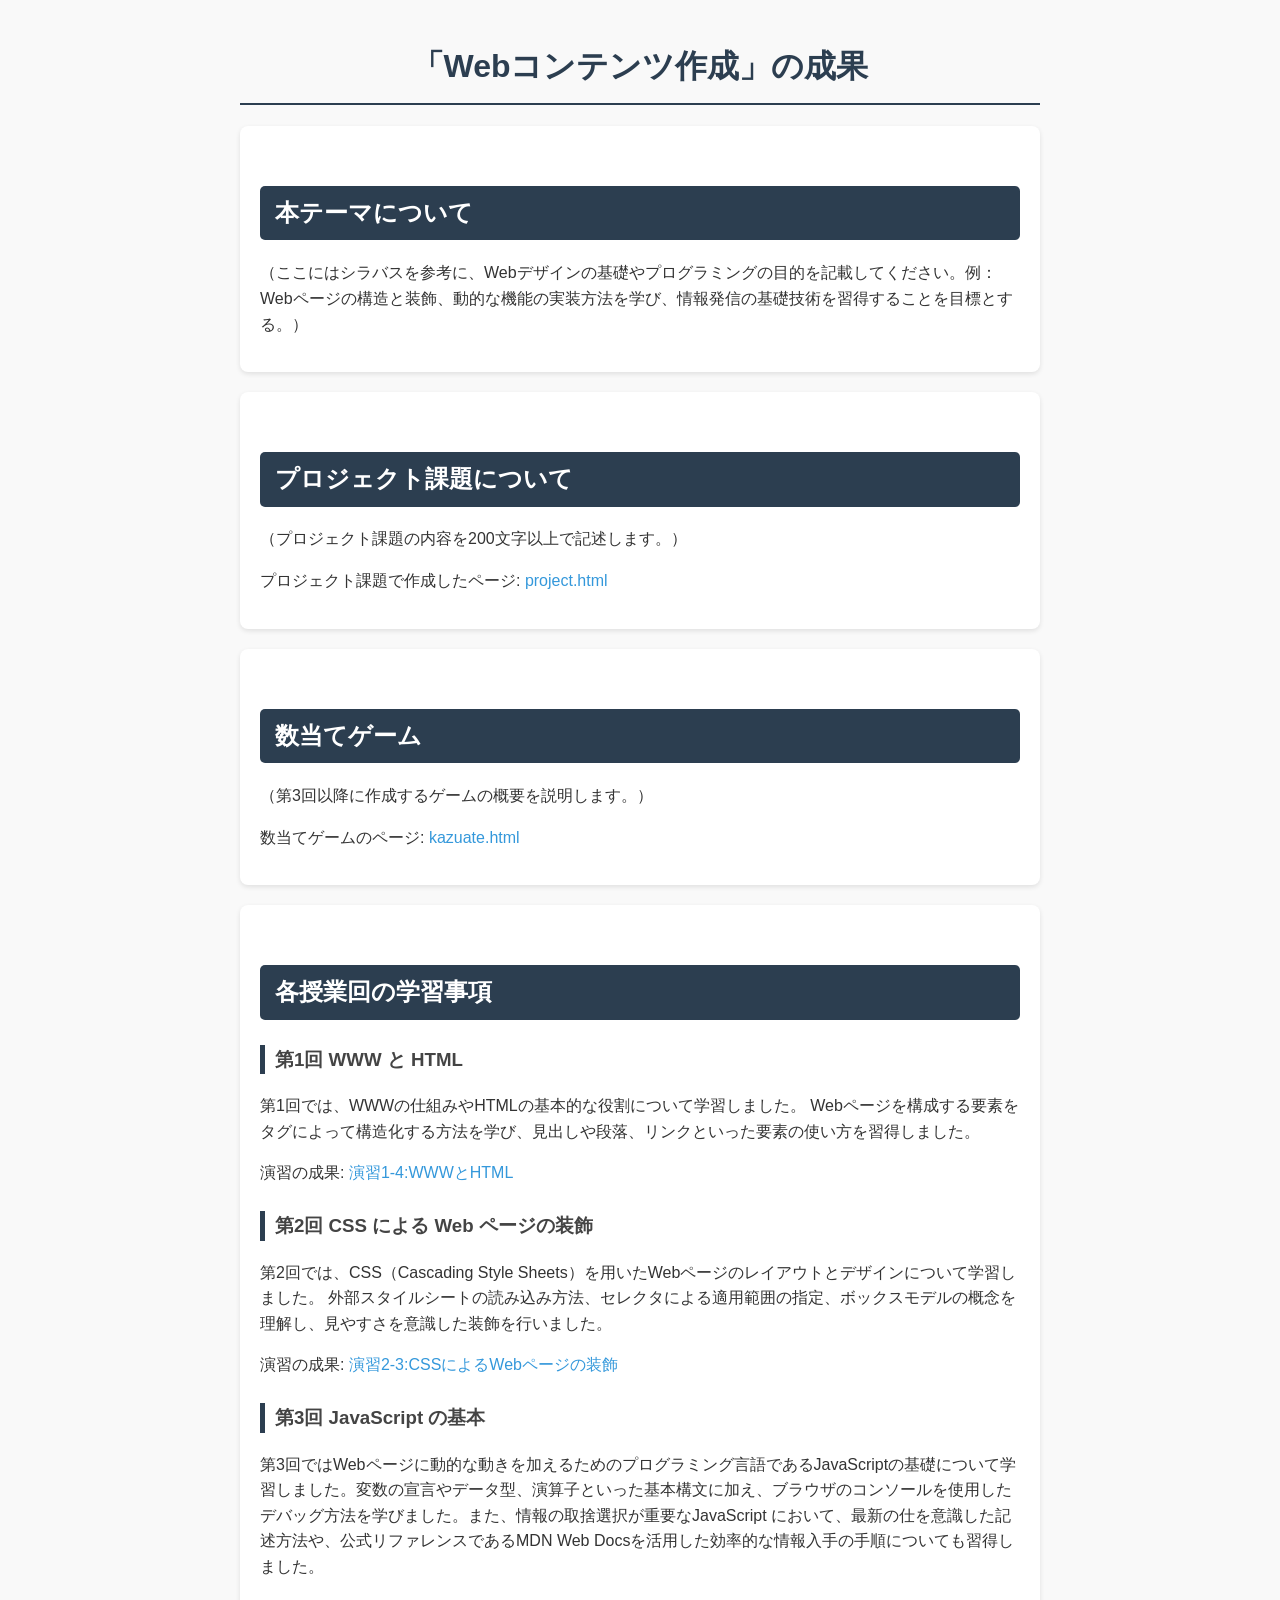
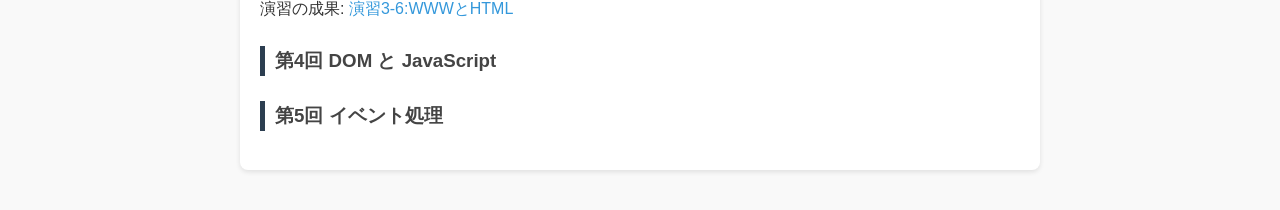
<file: index.html>
<!DOCTYPE html>
<html lang="ja">
<head>
    <meta charset="UTF-8">
    <title>Webコンテンツ作成の成果</title>
    <link rel="stylesheet" href="style.css">
</head>
<body>

    <h1>「Webコンテンツ作成」の成果</h1>

    <section>
        <h2>本テーマについて</h2>
        <p>
            （ここにはシラバスを参考に、Webデザインの基礎やプログラミングの目的を記載してください。例：Webページの構造と装飾、動的な機能の実装方法を学び、情報発信の基礎技術を習得することを目標とする。）
        </p>
    </section>

    <section>
        <h2>プロジェクト課題について</h2>
        <p>（プロジェクト課題の内容を200文字以上で記述します。）</p>
        <p>プロジェクト課題で作成したページ: <a href="project.html">project.html</a></p>
    </section>

    <section>
        <h2>数当てゲーム</h2>
        <p>（第3回以降に作成するゲームの概要を説明します。）</p>
        <p>数当てゲームのページ: <a href="kazuate.html">kazuate.html</a></p>
    </section>

    <section>
        <h2>各授業回の学習事項</h2>

        <h3>第1回 WWW と HTML</h3>
        <p>
            第1回では、WWWの仕組みやHTMLの基本的な役割について学習しました。
            Webページを構成する要素をタグによって構造化する方法を学び、見出しや段落、リンクといった要素の使い方を習得しました。
        </p>
        <p>演習の成果: <a href="practice-html/elements.html">演習1-4:WWWとHTML</a></p>
        
        <h3>第2回 CSS による Web ページの装飾</h3>
        <p>
            第2回では、CSS（Cascading Style Sheets）を用いたWebページのレイアウトとデザインについて学習しました。
            外部スタイルシートの読み込み方法、セレクタによる適用範囲の指定、ボックスモデルの概念を理解し、見やすさを意識した装飾を行いました。
        </p>
        <p>演習の成果: <a href="practice-css/browser-intro.html">演習2-3:CSSによるWebページの装飾</a></p>

        <h3>第3回 JavaScript の基本</h3>
        <p>
            第3回ではWebページに動的な動きを加えるためのプログラミング言語であるJavaScriptの基礎について学習しました。変数の宣言やデータ型、演算子といった基本構文に加え、ブラウザのコンソールを使用したデバッグ方法を学びました。また、情報の取捨選択が重要なJavaScript において、最新の仕を意識した記述方法や、公式リファレンスであるMDN Web Docsを活用した効率的な情報入手の手順についても習得しました。
        </p>
        <p>演習の成果: <a href="practice-js/obj-practice.html">演習3-6:WWWとHTML</a></p>
        
        
        <h3>第4回 DOM と JavaScript</h3>
        <h3>第5回 イベント処理</h3>
    </section>

</body>
</html>
</file>
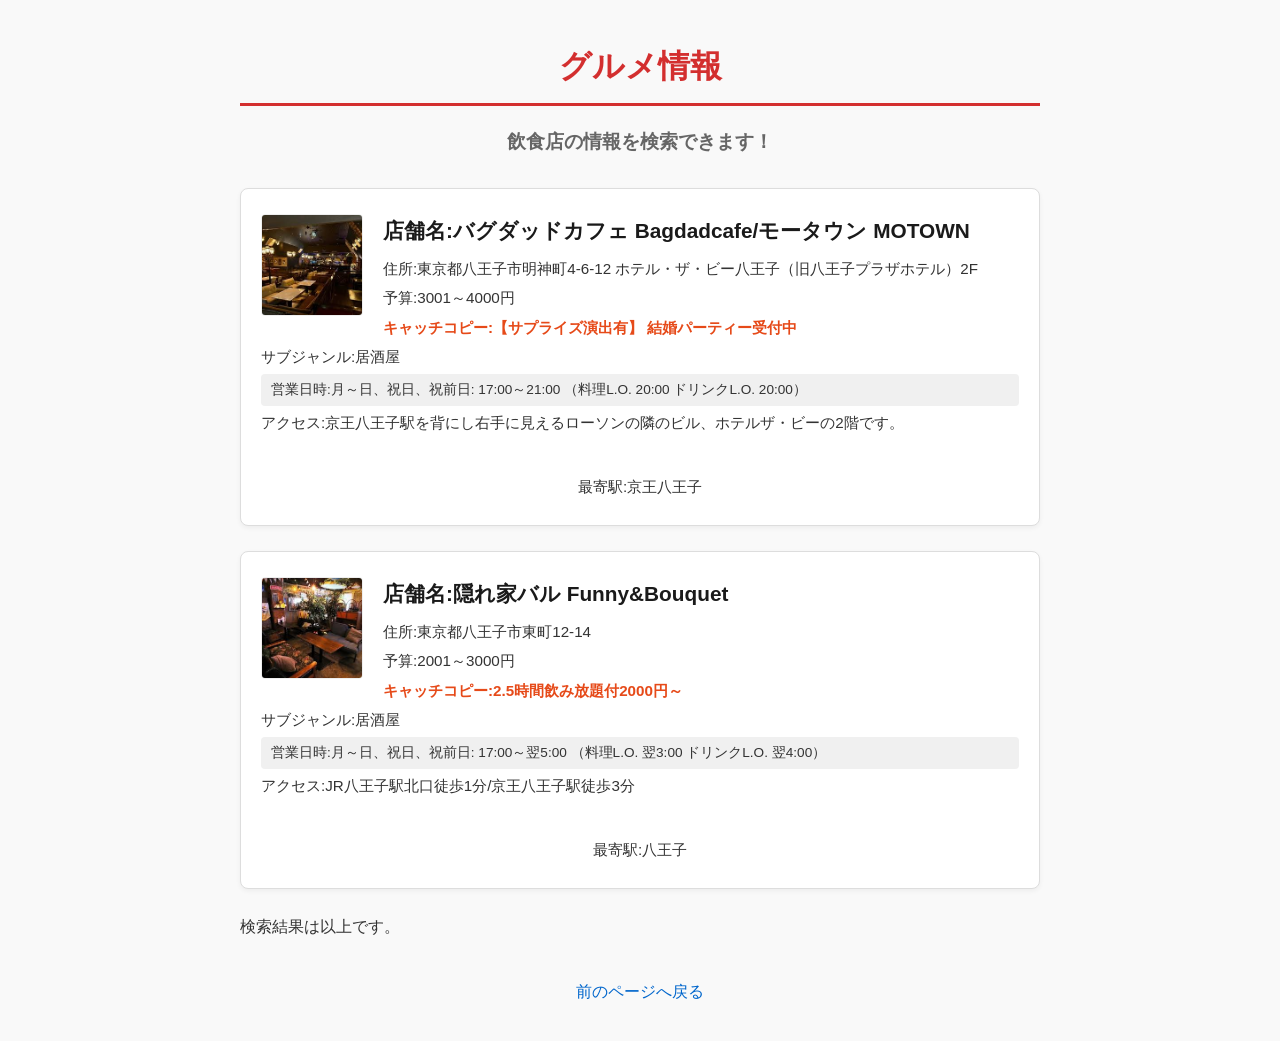
<file: project.html>
<!DOCTYPE html>
<html lang="ja">
<head>
    <meta charset="UTF-8">
    <title>プロジェクト課題：グルメ情報</title>
    <link rel="stylesheet" href="project.css">
    <script src="gourmet.js" defer></script>
</head>
<body>

    <h1>グルメ情報</h1>
    <h2>飲食店の情報を検索できます！</h2>

    <div>
        <p>
            <img src="[data-uri]" alt="店舗写真1" width="100">
            <strong>店舗名:バグダッドカフェ Bagdadcafe/モータウン MOTOWN</strong>
        </p>
        <p>住所:東京都八王子市明神町4-6-12 ホテル・ザ・ビー八王子（旧八王子プラザホテル）2F</p>
        <p>予算:3001～4000円</p>
        <p>キャッチコピー:【サプライズ演出有】 結婚パーティー受付中</p>
        <p>サブジャンル:居酒屋</p>
        <p>営業日時:月～日、祝日、祝前日: 17:00～21:00 （料理L.O. 20:00 ドリンクL.O. 20:00）</p>
        <p>アクセス:京王八王子駅を背にし右手に見えるローソンの隣のビル、ホテルザ・ビーの2階です。</p>
        <p>最寄駅:京王八王子</p>
    </div>

    <div>
        <p>
            <img src="[data-uri]" alt="店舗写真2" width="100">
            <strong>店舗名:隠れ家バル Funny&Bouquet</strong>
        </p>
        <p>住所:東京都八王子市東町12-14</p>
        <p>予算:2001～3000円</p>
        <p>キャッチコピー:2.5時間飲み放題付2000円～ </p>
        <p>サブジャンル:居酒屋</p>
        <p>営業日時:月～日、祝日、祝前日: 17:00～翌5:00 （料理L.O. 翌3:00 ドリンクL.O. 翌4:00）</p>
        <p>アクセス:JR八王子駅北口徒歩1分/京王八王子駅徒歩3分</p>
        <p>最寄駅:八王子</p>
    </div>

    <p>検索結果は以上です。</p>

    <p><a href="index.html">前のページへ戻る</a></p>

</body>
</html>
</file>
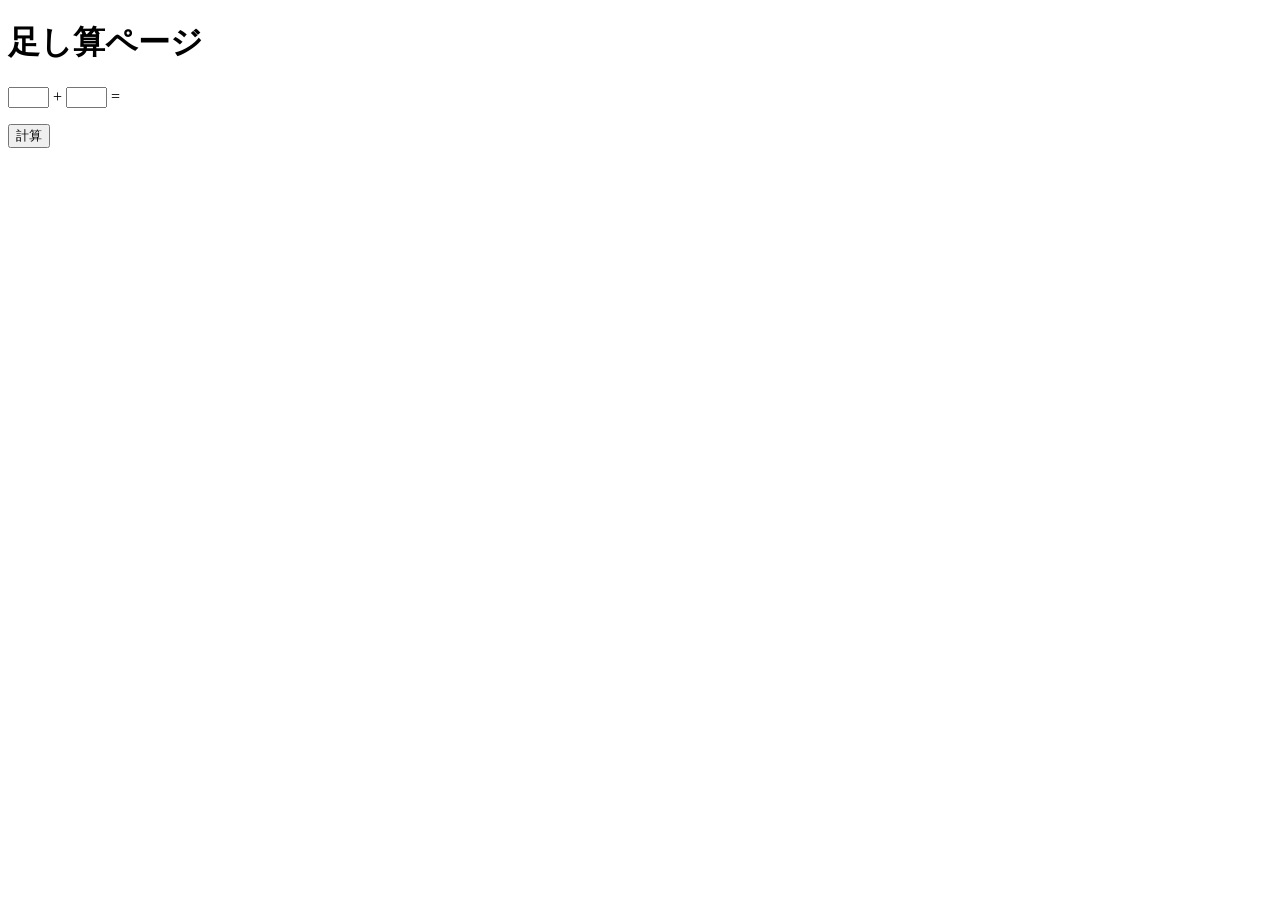
<file: practice-eventdom/tashizan.html>
<!DOCTYPE html>
<html>
  <head>
    <title>足し算ページ</title>
	<script src = "tashizan.js" defer></script>
  </head>

  <body>
    <h1>足し算ページ</h1>
	<p>
	<input type="text" name="left" id="left" size="3">
	+
	<input type="text" name="right" id="right" size="3">
	=
	<span id="answer">
		
	</span>
	</p>
	<button id="calc">計算</button>
  </body>
</html>
</file>
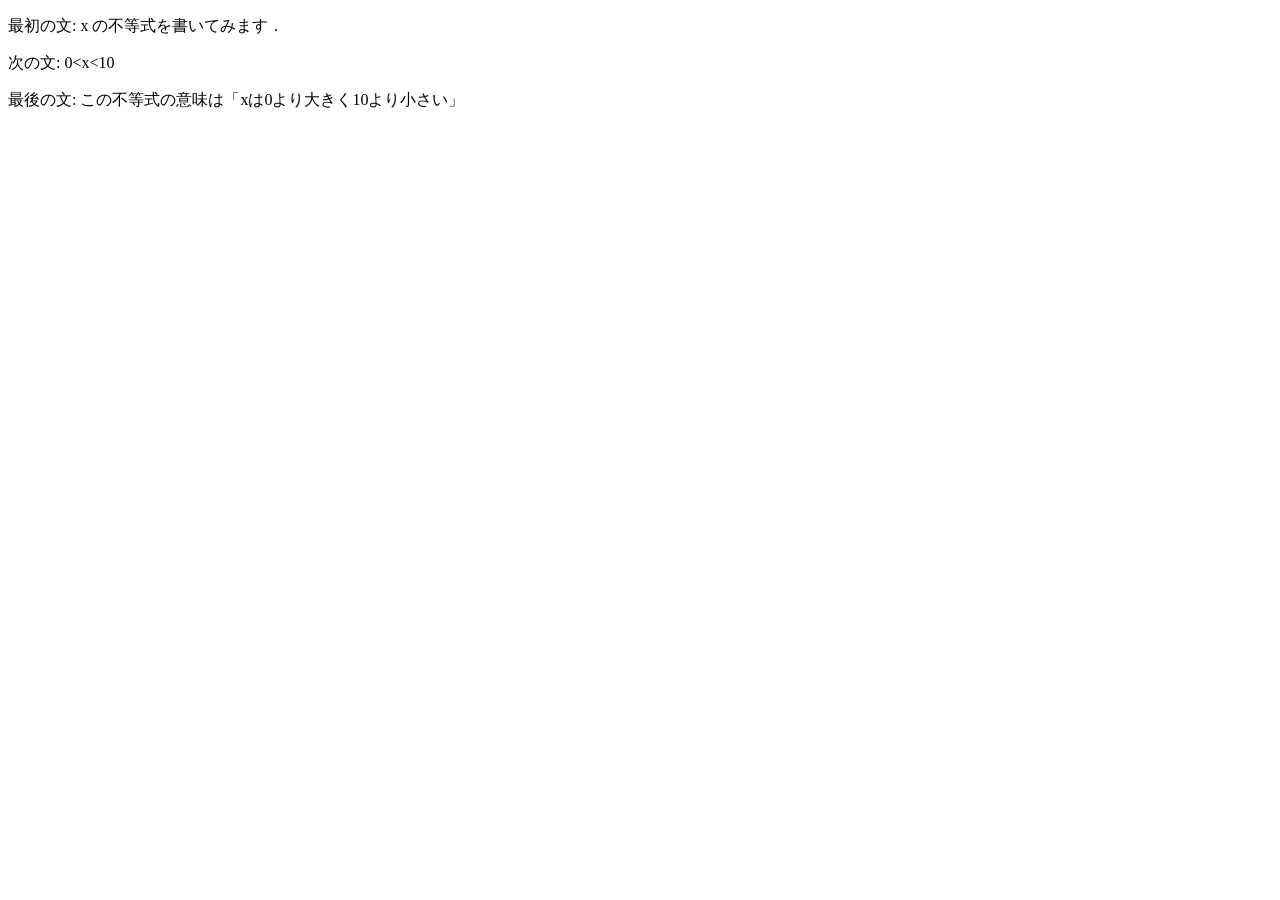
<file: practice-html/structure.html>
<!DOCTYPE html>
<html lang="ja">
<head>
    <meta charset="UTF-8">
    <title>演習1-3</title>
</head>
<body>

    <p>最初の文: x の不等式を書いてみます．</p>
    <p>次の文: 0&lt;x&lt;10</p>
    <p>最後の文: この不等式の意味は「xは0より大きく10より小さい」</p>

    </body>
</html>
<!--<p>これは不要な文章です．</p>-->
</file>
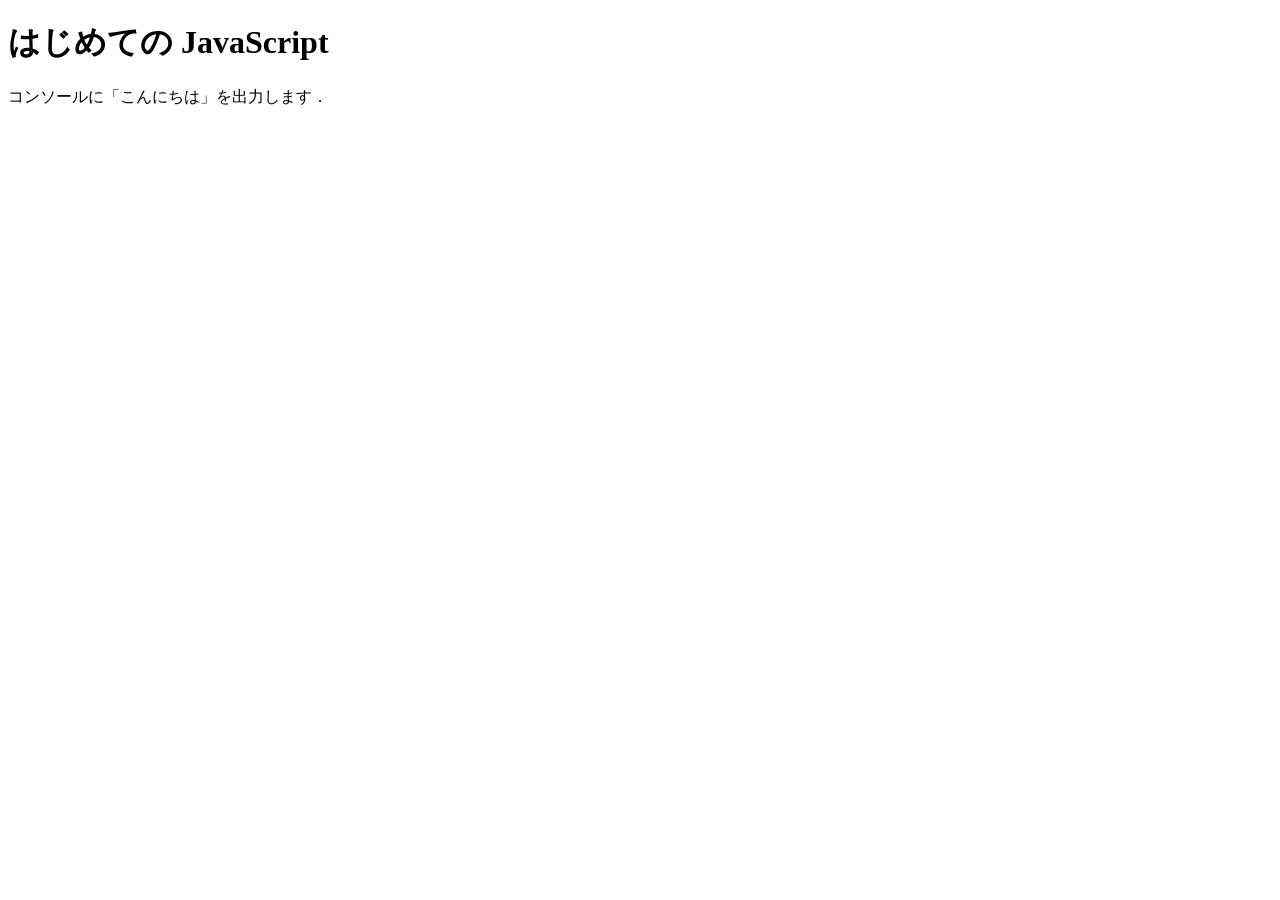
<file: practice-js/jsintro.html>
<!DOCTYPE html>
<html>
  <head>
    <meta charset="utf-8">
    <title>はじめての JavaScript</title>
    <script src="hello.js" defer></script>
  </head>
  <body>
    <h1>はじめての JavaScript</h1>

    <p>コンソールに「こんにちは」を出力します．</p>
  </body>
  
</html>
</file>
<file: style.css>
body {
    font-family: "Helvetica Neue", Arial, "Hiragino Kaku Gothic ProN", "Hiragino Sans", Meiryo, sans-serif;
    line-height: 1.6;
    color: #333;
    max-width: 800px;
    margin: 0 auto;
    padding: 20px;
    background-color: #f9f9f9;
}
h1 {
    text-align: center;
    color: #2c3e50;
    border-bottom: 2px solid #2c3e50;
    padding-bottom: 10px;
}

h2 {
    background-color: #2c3e50;
    color: #fff;
    padding: 8px 15px;
    border-radius: 5px;
    margin-top: 40px;
}

h3 {
    border-left: 5px solid #2c3e50;
    padding-left: 10px;
    margin-top: 25px;
    color: #444;
}
p {
    margin-bottom: 15px;
}
a {
    color: #3498db;
    text-decoration: none;
}

a:hover {
    text-decoration: underline;
    color: #2980b9;
}
section {
    background-color: #fff;
    padding: 20px;
    margin-bottom: 20px;
    border-radius: 8px;
    box-shadow: 0 2px 5px rgba(0,0,0,0.1);
}
</file>
<file: project.css>
body {
    font-family: "Helvetica Neue", Arial, "Hiragino Kaku Gothic ProN", "Hiragino Sans", Meiryo, sans-serif;
    line-height: 1.6;
    color: #333;
    max-width: 800px;
    margin: 0 auto;
    padding: 20px;
    background-color: #f9f9f9;
}
h1 {
    color: #d32f2f;
    border-bottom: 3px solid #d32f2f;
    padding-bottom: 10px;
    text-align: center;
}
h2 {
    font-size: 1.2rem;
    color: #666;
    text-align: center;
    margin-bottom: 30px;
}
div {
    background-color: #ffffff;
    border: 1px solid #ddd;
    border-radius: 8px;
    padding: 20px;
    margin-bottom: 25px;
    box-shadow: 0 2px 5px rgba(0,0,0,0.05);
    overflow: hidden;
}
div img {
    float: left;
    margin-right: 20px;
    margin-bottom: 10px;
    border-radius: 4px;
    border: 1px solid #eee;
}
div strong {
    display: block;
    font-size: 1.3rem;
    color: #1a1a1a;
    margin-bottom: 10px;
}
div p {
    margin: 5px 0;
    font-size: 0.95rem;
}

div p:nth-of-type(4) {
    color: #e64a19;
    font-weight: bold;
}
div p:nth-of-type(6) {
    background-color: #f0f0f0;
    padding: 5px 10px;
    font-size: 0.85rem;
    border-radius: 4px;
}
div::after {
    content: "";
    display: block;
    clear: both;
}
p:last-of-type {
    text-align: center;
    margin-top: 40px;
}
a {
    color: #0066cc;
    text-decoration: none;
}

a:hover {
    text-decoration: underline;
}
</file>
